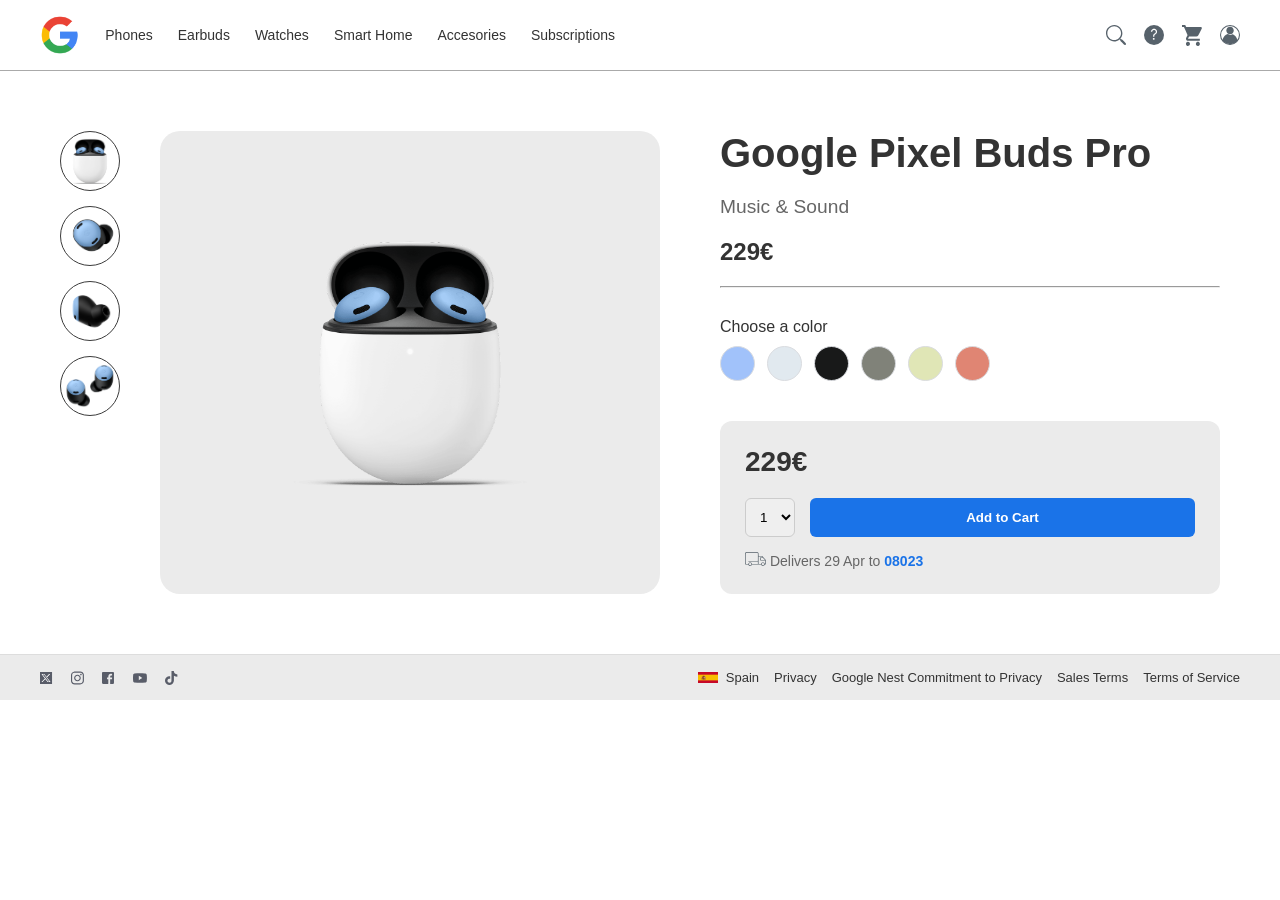
<file: index.html>
<!doctype html>
<html lang="es">

<head>
  <meta charset="UTF-8" />
  <meta name="viewport" content="width=device-width, initial-scale=1.0" />
  <title>Google Pixel Buds Pro</title>
  <link rel="stylesheet" href="style.css" />
</head>

<body>
  <header class="header">
    <nav class="nav">
      <img src="images/google-logo.png" alt="Google Store Logo" />
      <a href="#">Phones</a>
      <a href="index.html">Earbuds</a>
      <a href="pages/watch.html">Watches</a>
      <a href="#">Smart Home</a>
      <a href="#">Accesories</a>
      <a href="#">Subscriptions</a>
    </nav>
    <div class="header-icons">
      <img src="images/icons/Search.svg" alt="Search Icon" />
      <img src="images/icons/Help.svg" alt="Help Icon" />
      <img src="images/icons/Cart.svg" alt="Cart Icon" />
      <img src="images/icons/Avatar.svg" alt="Avatar Icon" />
    </div>
    <div class="menu-btn" id="menuBtn">
      <span></span>
      <span></span>
      <span></span>
    </div>
  </header>
  <main class="product-container">
    <section class="product-gallery">
      <div class="product-circle">
        <img src="images/earbuds/earbuds_01.png" alt="Pixel Buds vista frontal" />
        <img src="images/earbuds/earbuds_02.png" alt="Pixel Buds vista lateral" />
        <img src="images/earbuds/earbuds_03.png" alt="Pixel Buds detalle" />
        <img src="images/earbuds/earbuds_04.png" alt="Pixel Buds en uso" />
      </div>
      <div class="product-big">
        <img src="images/earbuds/earbuds_01.png" alt="Google Pixel Buds Pro" />
      </div>
    </section>
    <aside class="product-info">
      <h1>Google Pixel Buds Pro</h1>
      <p class="category">Music & Sound</p>
      <p class="price">229€</p>
      <hr />
      <div class="colors">
        <p>Choose a color</p>
        <div class="color-selector">
          <button class="color-dot blue" aria-label="Blue"></button>
          <button class="color-dot charcoal" aria-label="Charcoal"></button>
          <button class="color-dot porcelain" aria-label="Porcelain"></button>
          <button class="color-dot lemongrass" aria-label="Lemongrass"></button>
          <button class="color-dot green" aria-label="Green"></button>
          <button class="color-dot red" aria-label="Red"></button>
        </div>
      </div>
      <div class="buy-box">
        <p class="buy-price">229€</p>
        <div class="buy-action">
          <select>
            <option value="1">1</option>
            <option value="2">2</option>
            <option value="3">3</option>
          </select>
          <button class="add-cart">Add to Cart</button>
        </div>
        <p class="delivery">
          <span class="truck-icon"><img src="images/icons/Delivery.svg" alt="Truck Icon" /></span>
          Delivers 29 Apr to <b class="text-blue">08023</b>
        </p>
      </div>
    </aside>
  </main>
  <footer class="footer">
    <div class="footer-content">
      <div class="footer-social">
        <img src="images/icons/SM-x.svg" alt="SM-x Icon" />
        <img src="images/icons/SM-instagram.svg" alt="SM-instagram Icon" />
        <img src="images/icons/SM-facebook.svg" alt="sm-facebook Icon" />
        <img src="images/icons/SM-youtube.svg" alt="sm-youtube Icon" />
        <img src="images/icons/SM-tiktok.svg" alt="sm-tiktok Icon" />
      </div>
      <div class="footer-links">
        <div class="footer-country">
          <img src="images/icons/Spain.svg" alt="Spain Icon" />
          <span>Spain</span>
        </div>
        <a href="#">Privacy</a>
        <a href="#">Google Nest Commitment to Privacy</a>
        <a href="#">Sales Terms</a>
        <a href="#">Terms of Service</a>
      </div>
    </div>
  </footer>
  <script src="script.js"></script>
</body>

</html>
</file>
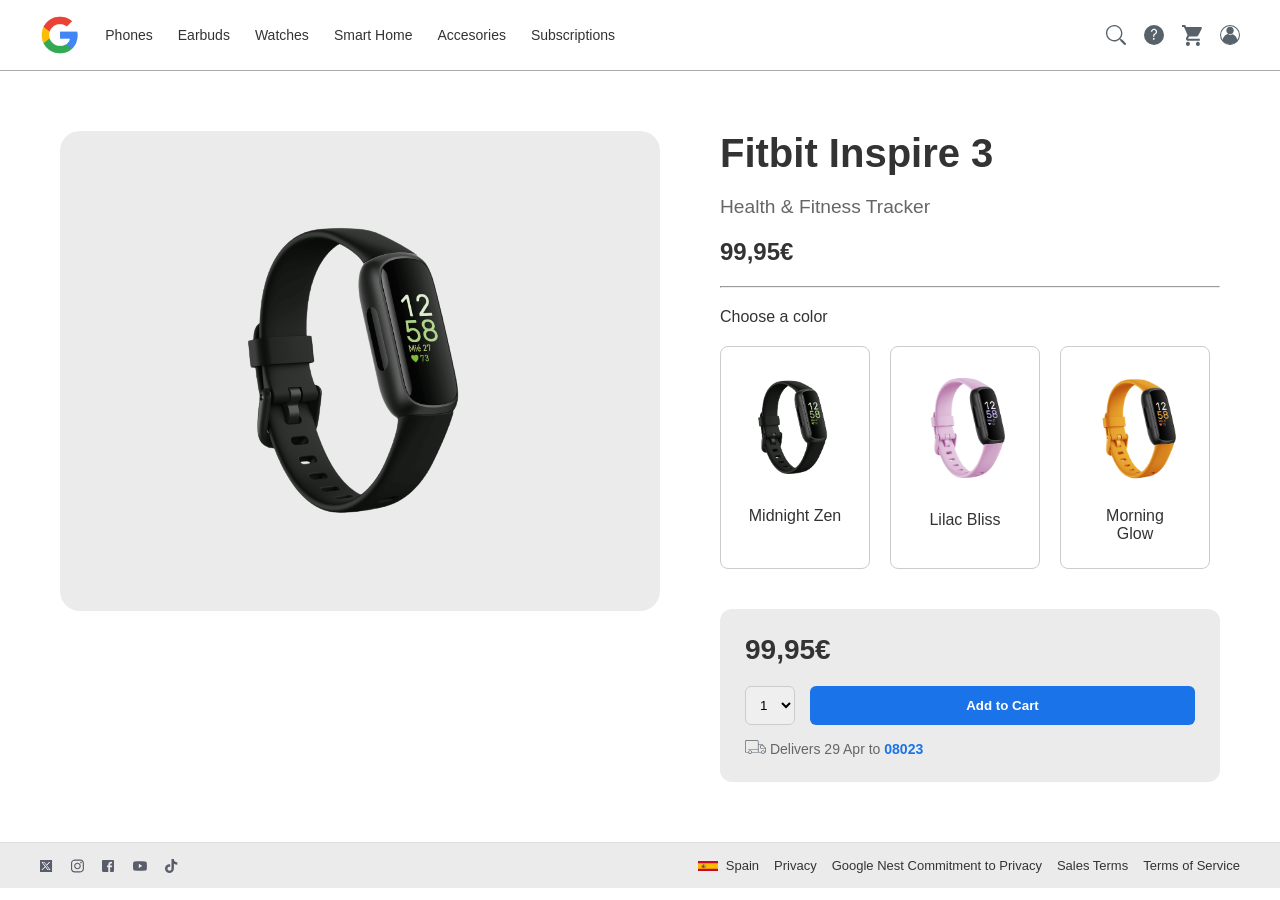
<file: pages/watch.html>
<!doctype html>
<html lang="es">

<head>
  <meta charset="UTF-8" />
  <meta name="viewport" content="width=device-width, initial-scale=1.0" />
  <title>Google Pixel Buds Pro</title>
  <link rel="stylesheet" href="../style.css" />
</head>

<body>
  <header class="header">
    <nav class="nav">
      <img src="../images/google-logo.png" alt="Google Store Logo" />
      <a href="#">Phones</a>
      <a href="../index.html">Earbuds</a>
      <a href="pages/watch.html">Watches</a>
      <a href="#">Smart Home</a>
      <a href="#">Accesories</a>
      <a href="#">Subscriptions</a>
    </nav>
    <div class="header-icons">
      <img src="../images/icons/Search.svg" alt="Search Icon" />
      <img src="../images/icons/Help.svg" alt="Help Icon" />
      <img src="../images/icons/Cart.svg" alt="Cart Icon" />
      <img src="../images/icons/Avatar.svg" alt="Avatar Icon" />
    </div>
    <div class="menu-btn" id="menuBtn">
      <span></span>
      <span></span>
      <span></span>
    </div>
  </header>
  <main class="product-container">
    <section class="watch-gallery">
      <div class="watch-big">
        <img src="../images/smartwatch/smartwatch_black.png" alt="Fitbit Inspire 3" />
      </div>
    </section>
    <aside class="product-info">
      <h1>Fitbit Inspire 3</h1>
      <p class="category">Health & Fitness Tracker</p>
      <p class="price">99,95€</p>
      <hr />
      <p>Choose a color</p>
      <div class="square-watch">
        <div class="watch-selector">
          <img src="../images/smartwatch/smartwatch_black.png" alt="Watch black" />
          <p>Midnight Zen</p>
        </div>
        <div class="watch-selector">
          <img src="../images/smartwatch/smartwatch_pink.png" alt="Watch pink" />
          <p>Lilac Bliss</p>
        </div>
        <div class="watch-selector">
          <img src="../images/smartwatch/smartwatch_yellow.png" alt="Watch yellow" />
          <p>Morning Glow</p>
        </div>
      </div>
      <div class="buy-box">
        <p class="buy-price">99,95€</p>
        <div class="buy-action">
          <select>
            <option value="1">1</option>
            <option value="2">2</option>
            <option value="3">3</option>
          </select>
          <button class="add-cart">Add to Cart</button>
        </div>
        <p class="delivery">
          <span class="truck-icon"><img src="../images/icons/Delivery.svg" alt="Truck Icon" /></span>
          Delivers 29 Apr to <b class="text-blue">08023</b>
        </p>
      </div>
    </aside>
  </main>
  <footer class="footer">
    <div class="footer-content">
      <div class="footer-social">
        <img src="../images/icons/SM-x.svg" alt="SM-x Icon" />
        <img src="../images/icons/SM-instagram.svg" alt="SM-instagram Icon" />
        <img src="../images/icons/SM-facebook.svg" alt="sm-facebook Icon" />
        <img src="../images/icons/SM-youtube.svg" alt="sm-youtube Icon" />
        <img src="../images/icons/SM-tiktok.svg" alt="sm-tiktok Icon" />
      </div>
      <div class="footer-links">
        <div class="footer-country">
          <img src="../images/icons/Spain.svg" alt="Spain Icon" />
          <span>Spain</span>
        </div>
        <a href="#">Privacy</a>
        <a href="#">Google Nest Commitment to Privacy</a>
        <a href="#">Sales Terms</a>
        <a href="#">Terms of Service</a>
      </div>
    </div>
  </footer>
  <script src="../script.js"></script>
</body>

</html>
</file>
<file: style.css>
/* -------------- GENERAL -------------- */
* {
    margin: 0;
    padding: 0;
    box-sizing: border-box;
}

body {
    font-family: Arial, sans-serif;
    background-color: #FFFFFF;
    color: #333;
}



/* -------------- HEADER -------------- */
.header {
    display: flex;
    justify-content: space-between;
    align-items: center;
    background-color: #FFFFFF;
    padding: 15px 40px;
    border-bottom: #aaaaaa solid 1px;
}



/* -------------- NAVEGACIÓN -------------- */
.nav {
    display: flex;
    align-items: center;
    gap: 25px;
}

.nav img {
    width: 5%;
}

.nav a {
    color: #333;
    text-decoration: none;
    font-size: 14px;
}

.header-icons {
    display: flex;
    gap: 18px;
    align-items: center;
}

.header-icons img {
    width: 20px;
    cursor: pointer;
}

.icon {
    font-size: 18px;
    cursor: pointer;
}

.menu-btn {
    display: none;
    flex-direction: column;
    cursor: pointer;
    float: left;
}

.menu-btn span {
    background: rgb(87, 87, 87);
    height: 3px;
    width: 25px;
    margin: 4px 0;
    display: block;
    float: left;
}

#menu-left {
    display: flex;
}



/* -------------- CONTENEDOR PRINCIPAL -------------- */
.product-container {
    max-width: 1200px;
    margin: 40px auto;
    padding: 20px;

    display: grid;
    grid-template-columns: 1.2fr 1fr;
    gap: 60px;
}



/* -------------- GALERÍA -------------- */
.product-gallery {
    display: grid;
    grid-template-columns: 80px 1fr;
    gap: 20px;
}



/* -------------- MINIATURAS -------------- */
.product-circle {
    display: flex;
    flex-direction: column;
    gap: 15px;
}

.product-circle img {
    width: 60px;
    height: 60px;
    border-radius: 50%;
    object-fit: cover;
    border: 1.5px solid #3b3b3b;
    cursor: pointer;
    transition: transform .2s;
}

.product-circle img:hover {
    transform: scale(1.1);
}



/* -------------- IMAGEN PRINCIPAL -------------- */
.product-big {
    padding: 40px;
    border-radius: 20px;
    background-color: #ebebeb;
    display: flex;
    justify-content: center;
    align-items: center;
}

.product-big img {
    max-width: 100%;
}



/* -------------- INFO PRODUCTO -------------- */
.product-info {
    display: flex;
    flex-direction: column;
    gap: 20px;
}

.product-info h1 {
    font-size: 2.5rem;
    color: #333;
}

.category {
    font-size: 1.2rem;
    color: #666;
}

.price {
    font-size: 24px;
    font-weight: 600;
    color: #333;
}



/* -------------- COLORES -------------- */
.colors {
    margin-top: 10px;
}

.color-selector {
    display: flex;
    gap: 12px;
    margin-top: 10px;
}

.color-dot {
    width: 35px;
    height: 35px;
    border-radius: 50%;
    /* Esto los hace circulares */
    border: 1px solid #dadce0;
    /* Borde sutil */
    cursor: pointer;
    transition: transform 0.2s ease;
    padding: 0;
}

.color-dot:hover {
    transform: scale(1.1);
    border-color: #70757a;
}

.blue {
    background-color: #a1c2fa;
}

.charcoal {
    background-color: #e1e9ef;
}

.porcelain {
    background-color: #181919;
}

.lemongrass {
    background-color: #808279;
}

.green {
    background-color: #E0E6B6;
}

.red {
    background-color: #E08573;
}



/* -------------- CAJA DE COMPRA -------------- */
.buy-box {
    background-color: #ebebeb;
    /* Gris muy claro */
    border-radius: 12px;
    padding: 25px;
    margin-top: 20px;
}

.buy-price {
    font-size: 28px;
    font-weight: 600;
    margin-bottom: 20px;
}

.buy-action {
    display: flex;
    gap: 15px;
    margin-bottom: 15px;
}

select {
    padding: 10px;
    border-radius: 6px;
    border: 1px solid #ccc;
}

.add-cart {
    flex: 1;
    padding: 12px;
    border: none;
    border-radius: 6px;
    background: #1a73e8;
    color: #fff;
    font-weight: bold;
    cursor: pointer;
    transition: .2s;
}

.add-cart:hover {
    background: #1765cc;
}

.delivery {
    font-size: 14px;
    color: #666;
}

.text-blue {
    color: #1a73e8;
    font-weight: 600;
}

/* -------------- FOOTER -------------- */
.footer {
    background-color: #ebebeb;
    padding: 15px 40px;
    border-top: 1px solid #ddd;
}

.footer-content {
    display: flex;
    justify-content: space-between;
    align-items: center;
    flex-wrap: wrap;
    max-width: 1200px;
    margin: auto;
}

.footer-social {
    display: flex;
    gap: 18px;
}

.footer-social img {
    width: 10%;
    cursor: pointer;
    opacity: 0.8;
    transition: opacity 0.2s;
}

.footer-social img:hover {
    opacity: 1;
}

.footer-links {
    display: flex;
    gap: 15px;
    align-items: center;
    font-size: 13px;
}

.footer-links a {
    color: #333;
    text-decoration: none;
}

.footer-links a:hover {
    text-decoration: underline;
}

.footer-country {
    display: flex;
    align-items: center;
    gap: 8px;
}

.footer-country img {
    width: 20px;
}


/* -------------- WATCH -------------- */
.watch-gallery {
    display: block;
    grid-template-columns: 80px 1fr;
    gap: 20px;
}

.watch-big {
    padding: 40px;
    border-radius: 20px;
    background-color: #ebebeb;
    display: flex;
    justify-content: center;
    align-items: center;
}

.watch-selector {
    border: 1px solid #ccc;
    border-radius: 8px;
    padding: 15px;
    text-align: center;
    width: 150px;
}

.watch-selector img {
    width: 100%;
    height: auto;
    border-radius: 10px;
    cursor: pointer;
    transition: transform 0.2s ease;
}

.watch-selector:hover {
    transform: scale(1.05);
    border-color: #70757a;
}

.watch-selector p {
    padding: 10px;
    text-align: center;
}

.square-watch {
    display: flex;
    flex-direction: grid;
    gap: 20px;
}




/* -------------- RESPONSIVE --------------- */
/*DESKTOP*/
@media (max-width: 768px) {
    #menu-left {
        display: none;
    }

    .menu-btn {
        display: flex;
    }
}


/*TABLET*/
@media (max-width: 1024px) {
    .product-container {
        grid-template-columns: 1fr;
    }

    .product-gallery {
        grid-template-columns: 1fr;
    }

    .product-big {
        flex-direction: row;
        justify-content: center;
    }

    .product-circle {
        display: none;
    }

    .menu-btn {
        padding-left: 20px;
    }
}

/*MOBILE*/
@media (max-width: 480px) {
    .header {
        flex-direction: row;
        justify-content: space-between;
        align-items: normal;
    }

    .header-icons {
        margin-left: 70px;
    }

    .nav a {
        display: none;
    }

    .product-info h1 {
        font-size: 24px;
    }

    .buy-action {
        flex-direction: column;
    }

    .product-big {
        padding: 20px;
    }

    .product-circle {
        display: none;
    }

    .menu-btn {
        padding-left: 20px;
    }

    .nav img {
        width: 25px;
    }

    .footer-content {
        flex-direction: column;
        justify-content: center;
        align-items: center;
        gap: 15px;
    }

    .footer-links {
        flex-wrap: wrap;
        justify-content: center;
        text-align: center;
    }

    .footer-social {
        justify-content: center;
        width: 100%;
        gap: 20px;
    }

    .footer-links {
        flex-direction: column;
        align-items: center;
        gap: 8px;
    }

    .footer-links a {
        display: block;
        text-align: center;
    }

    .footer-country {
        margin-top: 10px;
    }
}
</file>
